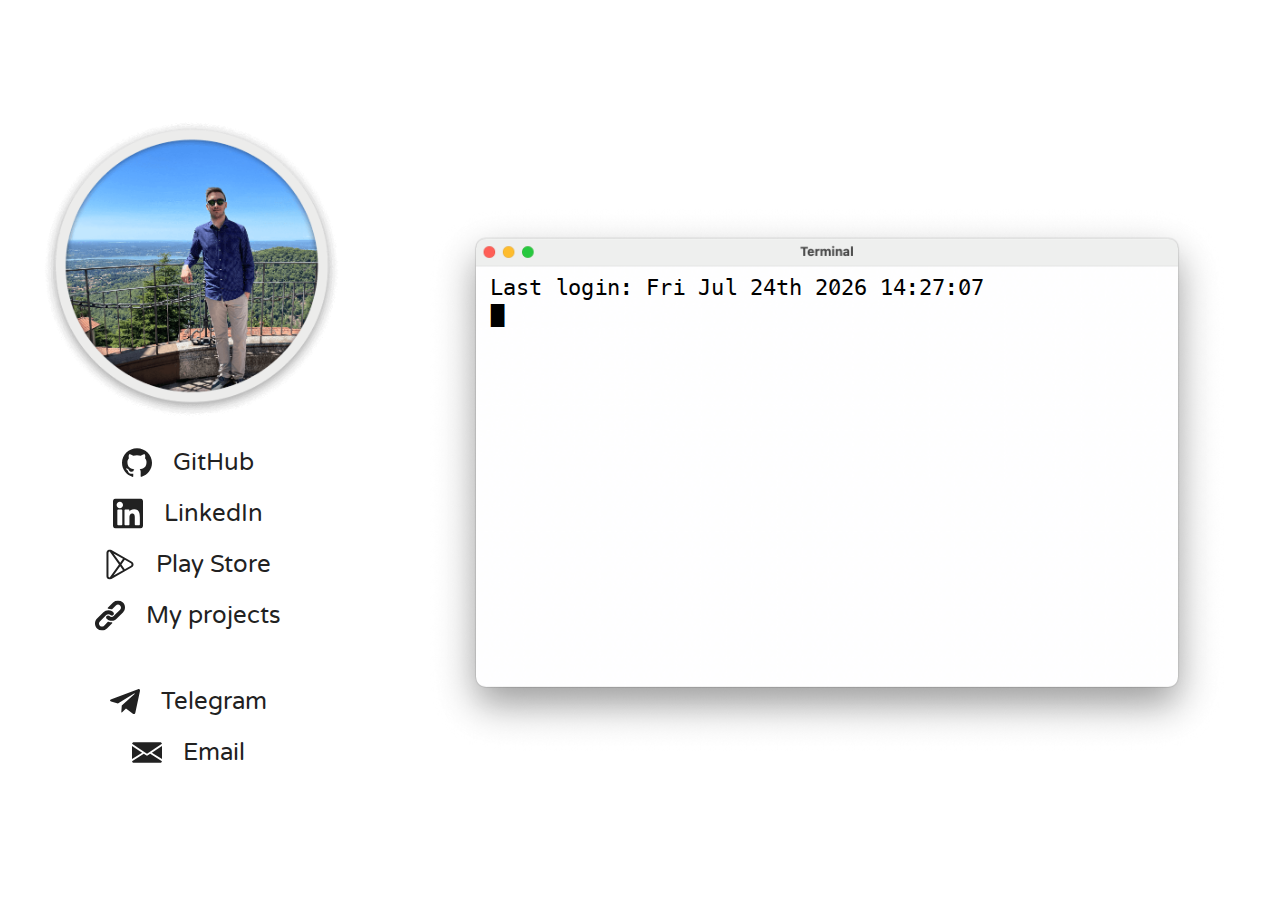
<file: index.html>
<html lang="en">
    <head>
        <title>Francesco Re</title>

        <meta name="viewport" content="width=device-width, initial-scale=1, shrink-to-fit=no">
        <meta charset="utf-8">

        <!-- SEO Meta Tags -->
        <meta name="description" content="Hi! My name is Francesco Re. I study AI/ML Engineering at PoliMi and in my free time I like to develop apps, bots and AIs.">
        <meta name="author" content="Francesco Re">

        <!-- OG Meta Tags to improve the way the post looks when you share the page on LinkedIn, Facebook, Google+ -->
        <meta property="og:site_name" content="Francesco Re" /> <!-- website name -->
        <meta property="og:site" content="https://francescore.dev" /> <!-- website link -->
        <meta property="og:title" content="Resume"/> <!-- title shown in the actual shared post -->
        <meta property="og:description" content="Hi! My name is Francesco Re. I study AI/ML Engineering at PoliMi and in my free time I like to develop apps, bots and AIs." /> <!-- description shown in the actual shared post -->
        <meta property="og:url" content="https://francescore.dev" /> <!-- where do you want your post to link to -->
        <meta property="og:image" content="https://francescore.dev/images/site-image.jpg" />
        <meta property="og:image" content="https://francescore.dev/images/site-image-square.png" />
        <meta property="og:type" content="article" />

        <link rel="shortcut icon" href="/images/favicon.ico" type="image/x-icon" />
        <link rel="apple-touch-icon" href="/images/apple/apple-touch-icon.png" />
        <link rel="apple-touch-icon" sizes="57x57" href="/images/apple/apple-touch-icon-57x57.png" />
        <link rel="apple-touch-icon" sizes="72x72" href="/images/apple/apple-touch-icon-72x72.png" />
        <link rel="apple-touch-icon" sizes="76x76" href="/images/apple/apple-touch-icon-76x76.png" />
        <link rel="apple-touch-icon" sizes="114x114" href="/images/apple/apple-touch-icon-114x114.png" />
        <link rel="apple-touch-icon" sizes="120x120" href="/images/apple/apple-touch-icon-120x120.png" />
        <link rel="apple-touch-icon" sizes="144x144" href="/images/apple/apple-touch-icon-144x144.png" />
        <link rel="apple-touch-icon" sizes="152x152" href="/images/apple/apple-touch-icon-152x152.png" />
        <link rel="apple-touch-icon" sizes="180x180" href="/images/apple/apple-touch-icon-180x180.png" />
        
        <link rel="preconnect" href="https://fonts.gstatic.com"> 
        <link href="https://fonts.googleapis.com/css2?family=Varela+Round&display=swap" rel="stylesheet">
        <link rel="stylesheet" href="css/styles.css">
    </head>
    <body>
        <div id="left-column">
            <div id="info-wrapper">
                <div id="propic"></div>
                <p id="description">Francesco&nbsp;Re<br><i>🎓 AI/ML Engineering at <a href='https://www.polimi.it' target='_blank'>PoliMi</a><br>🧠 I like to develop apps, bots and AIs</i></p>
                <ul id="socials" class="list">
                    <li>
                        <a href="https://github.com/francesco-re-1107" target="_blank">
                            <svg enable-background="new 0 0 24 24" height="512" viewBox="0 0 24 24" width="512" xmlns="http://www.w3.org/2000/svg"><path d="m12 .5c-6.63 0-12 5.28-12 11.792 0 5.211 3.438 9.63 8.205 11.188.6.111.82-.254.82-.567 0-.28-.01-1.022-.015-2.005-3.338.711-4.042-1.582-4.042-1.582-.546-1.361-1.335-1.725-1.335-1.725-1.087-.731.084-.716.084-.716 1.205.082 1.838 1.215 1.838 1.215 1.07 1.803 2.809 1.282 3.495.981.108-.763.417-1.282.76-1.577-2.665-.295-5.466-1.309-5.466-5.827 0-1.287.465-2.339 1.235-3.164-.135-.298-.54-1.497.105-3.121 0 0 1.005-.316 3.3 1.209.96-.262 1.98-.392 3-.398 1.02.006 2.04.136 3 .398 2.28-1.525 3.285-1.209 3.285-1.209.645 1.624.24 2.823.12 3.121.765.825 1.23 1.877 1.23 3.164 0 4.53-2.805 5.527-5.475 5.817.42.354.81 1.077.81 2.182 0 1.578-.015 2.846-.015 3.229 0 .309.21.678.825.56 4.801-1.548 8.236-5.97 8.236-11.173 0-6.512-5.373-11.792-12-11.792z"/></svg>
                            <span>GitHub</span>
                        </a>
                    </li>
                    <li>
                        <a href="https://www.linkedin.com/in/francesco-re1107/" target="_blank">
                            <svg version="1.1" id="Linkedin" xmlns="http://www.w3.org/2000/svg" xmlns:xlink="http://www.w3.org/1999/xlink" x="0px" y="0px"	 viewBox="0 0 382 382" style="enable-background:new 0 0 382 382;" xml:space="preserve"><path d="M347.445,0H34.555C15.471,0,0,15.471,0,34.555v312.889C0,366.529,15.471,382,34.555,382h312.889	C366.529,382,382,366.529,382,347.444V34.555C382,15.471,366.529,0,347.445,0z M118.207,329.844c0,5.554-4.502,10.056-10.056,10.056	H65.345c-5.554,0-10.056-4.502-10.056-10.056V150.403c0-5.554,4.502-10.056,10.056-10.056h42.806	c5.554,0,10.056,4.502,10.056,10.056V329.844z M86.748,123.432c-22.459,0-40.666-18.207-40.666-40.666S64.289,42.1,86.748,42.1	s40.666,18.207,40.666,40.666S109.208,123.432,86.748,123.432z M341.91,330.654c0,5.106-4.14,9.246-9.246,9.246H286.73	c-5.106,0-9.246-4.14-9.246-9.246v-84.168c0-12.556,3.683-55.021-32.813-55.021c-28.309,0-34.051,29.066-35.204,42.11v97.079	c0,5.106-4.139,9.246-9.246,9.246h-44.426c-5.106,0-9.246-4.14-9.246-9.246V149.593c0-5.106,4.14-9.246,9.246-9.246h44.426	c5.106,0,9.246,4.14,9.246,9.246v15.655c10.497-15.753,26.097-27.912,59.312-27.912c73.552,0,73.131,68.716,73.131,106.472	L341.91,330.654L341.91,330.654z"/><g></g><g></g><g></g><g></g><g></g><g></g><g></g><g></g><g></g><g></g><g></g><g></g><g></g><g></g><g></g></svg>
                            <span>LinkedIn</span>
                        </a>
                    </li>
                    <li>
                        <a href="https://play.google.com/store/apps/dev?id=6284374824436038177" target="_blank">
                            <svg version="1.1" id="Play_store" xmlns="http://www.w3.org/2000/svg" xmlns:xlink="http://www.w3.org/1999/xlink" x="0px" y="0px"	 viewBox="0 0 224.993 224.993" style="enable-background:new 0 0 224.993 224.993;" xml:space="preserve"><path d="M201.539,91.023L48.002,3.26C44.271,1.127,40.026,0,35.728,0c-4.354,0-8.646,1.155-12.412,3.34	c-7.6,4.409-12.321,12.606-12.321,21.393V200.26c0,8.786,4.721,16.983,12.319,21.392c3.766,2.187,8.059,3.342,12.413,3.342	c4.296,0,8.541-1.128,12.274-3.261l153.535-87.764c7.686-4.394,12.46-12.621,12.46-21.473S209.224,95.417,201.539,91.023z	 M135.006,70.271l-21.081,29.364L63.5,29.397L135.006,70.271z M34.76,209.908c-1.371-0.133-2.716-0.533-3.917-1.23	c-2.99-1.735-4.848-4.961-4.848-8.418V24.732c0-3.457,1.858-6.683,4.849-8.418c1.197-0.695,2.531-1.109,3.902-1.25l69.946,97.432	L34.76,209.908z M63.5,195.596l50.425-70.239l21.081,29.364L63.5,195.596z M194.094,120.945l-45.996,26.292l-24.941-34.741	l24.941-34.741l45.996,26.292c3.024,1.729,4.903,4.966,4.903,8.449S197.119,119.217,194.094,120.945z"/><g></g><g></g><g></g><g></g><g></g><g></g><g></g><g></g><g></g><g></g><g></g><g></g><g></g><g></g><g></g></svg>
                            <span>Play Store</span>
                        </a>
                    </li>
                    <li>
                        <a href="/apps">
                            <svg version="1.1" id="My_projects" xmlns="http://www.w3.org/2000/svg" xmlns:xlink="http://www.w3.org/1999/xlink" x="0px" y="0px"	 viewBox="0 0 512.092 512.092" style="enable-background:new 0 0 512.092 512.092;" xml:space="preserve"><g>	<g>		<path d="M312.453,199.601c-6.066-6.102-12.792-11.511-20.053-16.128c-19.232-12.315-41.59-18.859-64.427-18.859			c-31.697-0.059-62.106,12.535-84.48,34.987L34.949,308.23c-22.336,22.379-34.89,52.7-34.91,84.318			c-0.042,65.98,53.41,119.501,119.39,119.543c31.648,0.11,62.029-12.424,84.395-34.816l89.6-89.6			c1.628-1.614,2.537-3.816,2.524-6.108c-0.027-4.713-3.87-8.511-8.583-8.484h-3.413c-18.72,0.066-37.273-3.529-54.613-10.581			c-3.195-1.315-6.867-0.573-9.301,1.877l-64.427,64.512c-20.006,20.006-52.442,20.006-72.448,0			c-20.006-20.006-20.006-52.442,0-72.448l108.971-108.885c19.99-19.965,52.373-19.965,72.363,0			c13.472,12.679,34.486,12.679,47.957,0c5.796-5.801,9.31-13.495,9.899-21.675C322.976,216.108,319.371,206.535,312.453,199.601z"			/>	</g></g><g>	<g>		<path d="M477.061,34.993c-46.657-46.657-122.303-46.657-168.96,0l-89.515,89.429c-2.458,2.47-3.167,6.185-1.792,9.387			c1.359,3.211,4.535,5.272,8.021,5.205h3.157c18.698-0.034,37.221,3.589,54.528,10.667c3.195,1.315,6.867,0.573,9.301-1.877			l64.256-64.171c20.006-20.006,52.442-20.006,72.448,0c20.006,20.006,20.006,52.442,0,72.448l-80.043,79.957l-0.683,0.768			l-27.989,27.819c-19.99,19.965-52.373,19.965-72.363,0c-13.472-12.679-34.486-12.679-47.957,0			c-5.833,5.845-9.35,13.606-9.899,21.845c-0.624,9.775,2.981,19.348,9.899,26.283c9.877,9.919,21.433,18.008,34.133,23.893			c1.792,0.853,3.584,1.536,5.376,2.304c1.792,0.768,3.669,1.365,5.461,2.048c1.792,0.683,3.669,1.28,5.461,1.792l5.035,1.365			c3.413,0.853,6.827,1.536,10.325,2.133c4.214,0.626,8.458,1.025,12.715,1.195h5.973h0.512l5.12-0.597			c1.877-0.085,3.84-0.512,6.059-0.512h2.901l5.888-0.853l2.731-0.512l4.949-1.024h0.939c20.961-5.265,40.101-16.118,55.381-31.403			l108.629-108.629C523.718,157.296,523.718,81.65,477.061,34.993z"/>	</g></g><g></g><g></g><g></g><g></g><g></g><g></g><g></g><g></g><g></g><g></g><g></g><g></g><g></g><g></g><g></g></svg>
                            <span>My projects</span>
                        </a>
                    </li>
                </ul>
                <ul id="contacts" class="list">
                    <li>
                        <a href="https://t.me/FrancescoRe" target="_blank">
                            <svg id="Bold" enable-background="new 0 0 24 24" height="512" viewBox="0 0 24 24" width="512" xmlns="http://www.w3.org/2000/svg"><path d="m9.417 15.181-.397 5.584c.568 0 .814-.244 1.109-.537l2.663-2.545 5.518 4.041c1.012.564 1.725.267 1.998-.931l3.622-16.972.001-.001c.321-1.496-.541-2.081-1.527-1.714l-21.29 8.151c-1.453.564-1.431 1.374-.247 1.741l5.443 1.693 12.643-7.911c.595-.394 1.136-.176.691.218z"/></svg>
                            <span>Telegram</span>
                        </a>
                    </li>
                    <li>
                        <a href="mailto:francesco.re1107+website@gmail.com" target="_blank">
                            <svg version="1.1" id="Email" xmlns="http://www.w3.org/2000/svg" xmlns:xlink="http://www.w3.org/1999/xlink" x="0px" y="0px"	 viewBox="0 0 512 512" style="enable-background:new 0 0 512 512;" xml:space="preserve"><g>	<g>		<polygon points="339.392,258.624 512,367.744 512,144.896 		"/>	</g></g><g>	<g>		<polygon points="0,144.896 0,367.744 172.608,258.624 		"/>	</g></g><g>	<g>		<path d="M480,80H32C16.032,80,3.36,91.904,0.96,107.232L256,275.264l255.04-168.032C508.64,91.904,495.968,80,480,80z"/>	</g></g><g>	<g>		<path d="M310.08,277.952l-45.28,29.824c-2.688,1.76-5.728,2.624-8.8,2.624c-3.072,0-6.112-0.864-8.8-2.624l-45.28-29.856			L1.024,404.992C3.488,420.192,16.096,432,32,432h448c15.904,0,28.512-11.808,30.976-27.008L310.08,277.952z"/>	</g></g><g></g><g></g><g></g><g></g><g></g><g></g><g></g><g></g><g></g><g></g><g></g><g></g><g></g><g></g><g></g></svg>
                            <span>Email</span>
                        </a>
                    </li>
                </ul>
            </div>
        </div>
        <div id="right-column">
            <div id="console-wrapper">
                <div id="console">
                    <noscript>
                        Please enable JavaScript for the best experience.<br><br>
                        $ whoami
                        <br><br>
                        Hi👋<br>
                        My name is <strong>Francesco&nbsp;Re</strong>.<br>
                        I study <strong>AI/ML Engineering</strong> at <a href='https://www.polimi.it' target='_blank'>PoliMi</a> and in my free time I like to develop apps, bots and AIs.<br><br>$ &block;
                    </noscript>
                </div>
            </div>
        </div>
    </body>

    <!-- Load scripts-->
    <script src="js/typewriter.js"></script>
    <script src="js/moment.min.js"></script>
    <script src="js/scripts.js"></script>
    
    <!-- Cloudflare Web Analytics -->
    <script defer src='https://static.cloudflareinsights.com/beacon.min.js' data-cf-beacon='{"token": "2f0a3bb49f48463c8b80f3141f5d9e54"}'></script>
    <!-- End Cloudflare Web Analytics -->
</html>
</file>
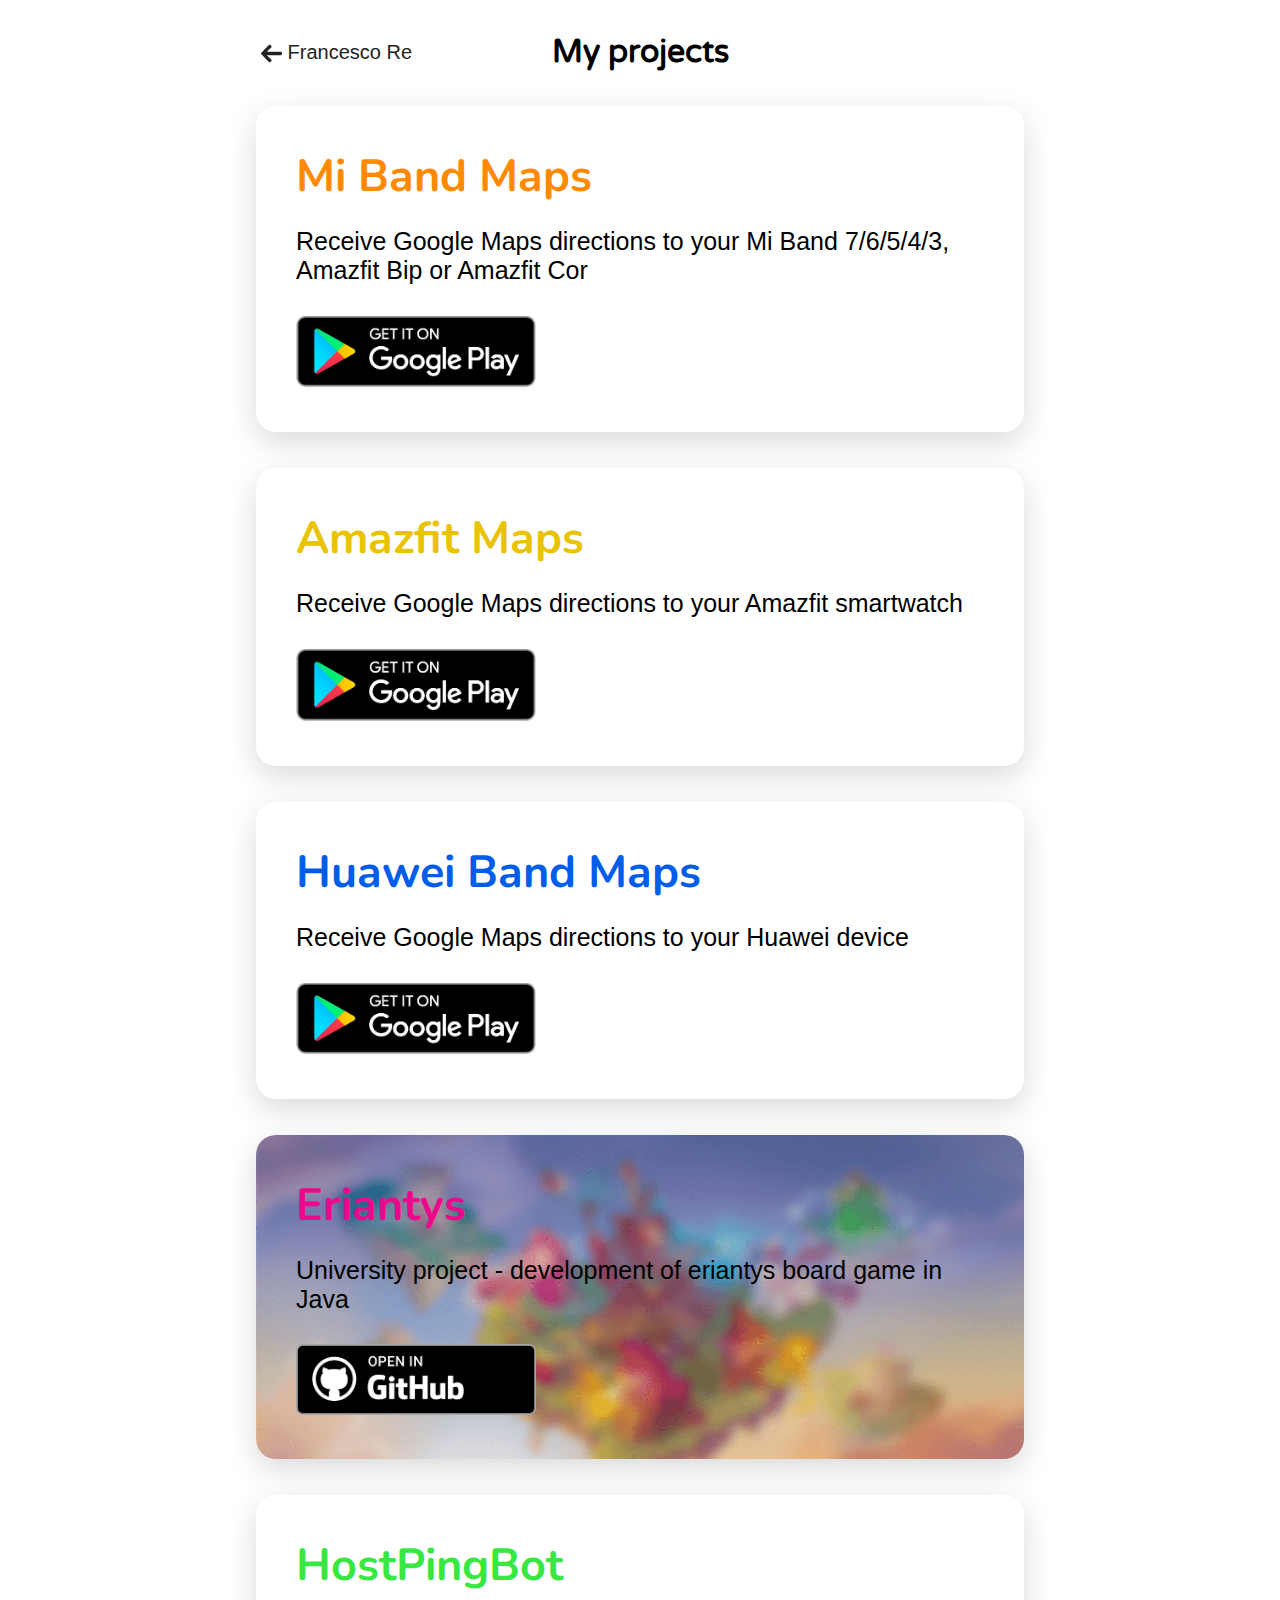
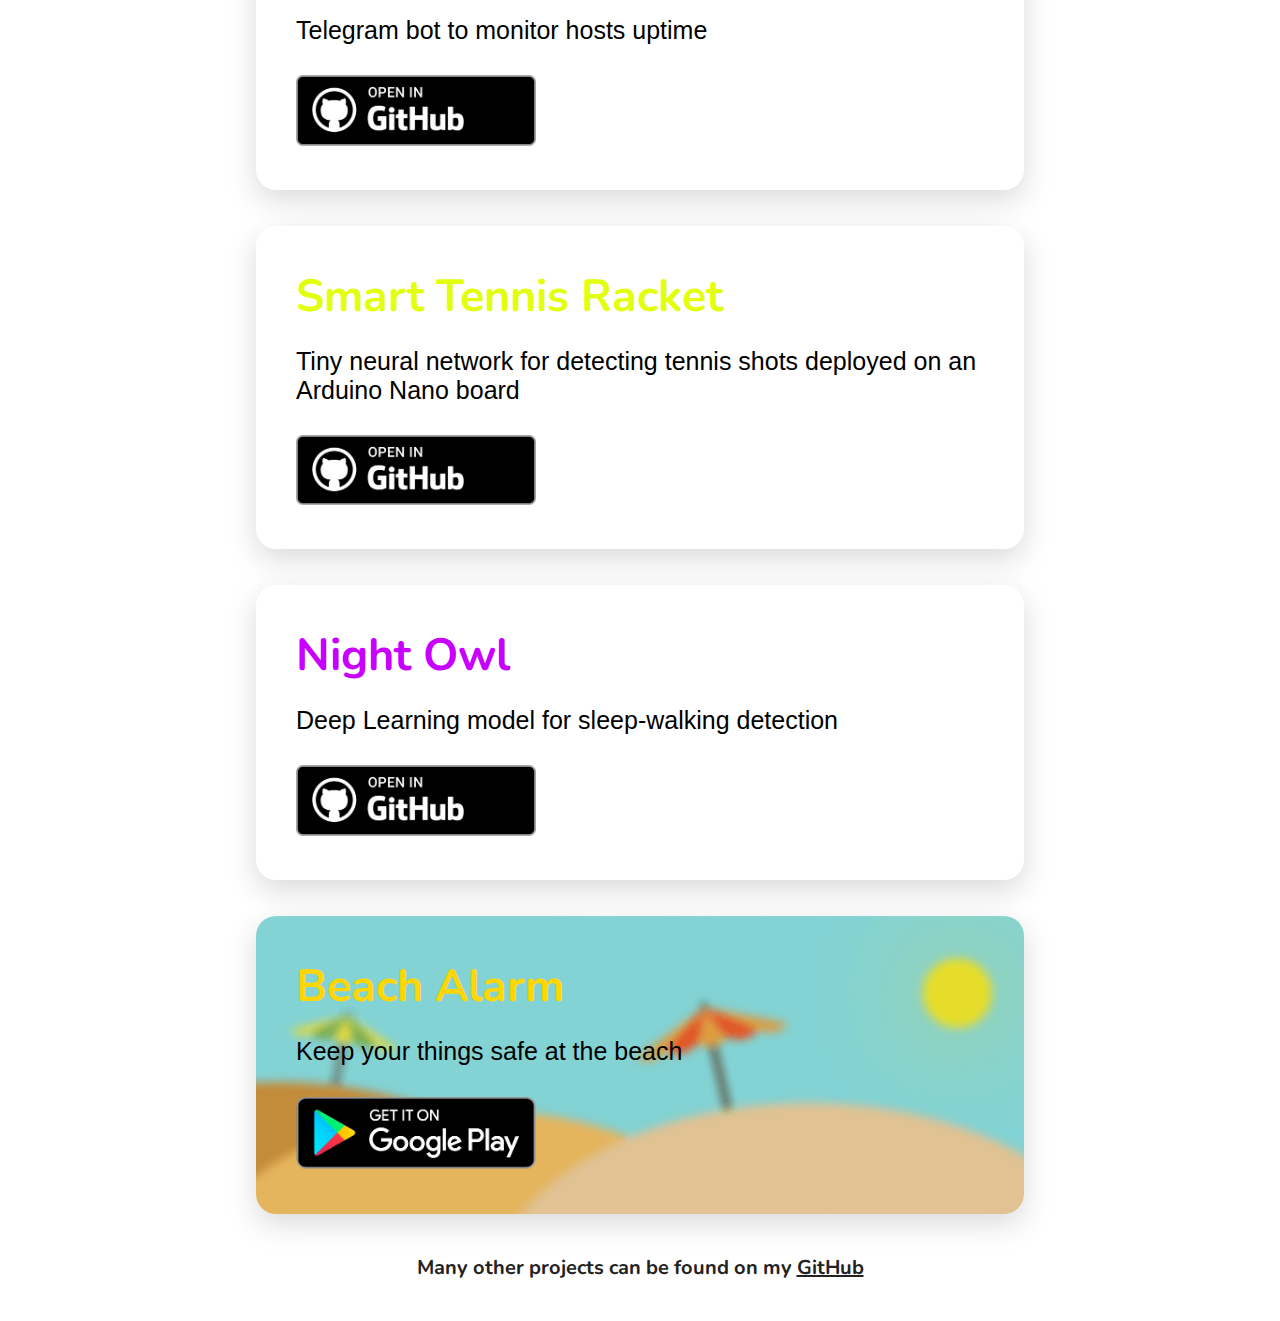
<file: apps/index.html>
<!DOCTYPE html>
<html lang="en">
    <head>
        <meta charset="utf-8">
        <meta name="viewport" content="width=device-width, initial-scale=1, shrink-to-fit=no">

        <!-- SEO Meta Tags -->
        <meta name="description" content="Hi! My name is Francesco Re. I study AI/ML Engineering at PoliMi and in my free time I like to develop apps, bots and AIs.">
        <meta name="author" content="Francesco Re">

        <!-- OG Meta Tags to improve the way the post looks when you share the page on LinkedIn, Facebook, Google+ -->
        <meta property="og:site_name" content="Francesco Re" /> <!-- website name -->
        <meta property="og:site" content="https://francescore.dev" /> <!-- website link -->
        <meta property="og:title" content="Projects - Francesco Re"/> <!-- title shown in the actual shared post -->
        <meta property="og:description" content="Hi! My name is Francesco Re. I study AI/ML Engineering at PoliMi and in my free time I like to develop apps, bots and AIs." /> <!-- description shown in the actual shared post -->
        <meta property="og:url" content="https://francescore.dev/apps" /> <!-- where do you want your post to link to -->
        <meta property="og:image" content="https://francescore.dev/images/site-image.jpg" />
        <meta property="og:image" content="https://francescore.dev/images/site-image-square.png" />
        <meta property="og:type" content="article" />

        <!-- Website Title -->
        <title>Projects - Francesco Re</title>

        <!-- Favicons -->
        <link rel="shortcut icon" href="/images/favicon.ico" type="image/x-icon" />
        <link rel="apple-touch-icon" href="/images/apple/apple-touch-icon.png" />
        <link rel="apple-touch-icon" sizes="57x57" href="/images/apple/apple-touch-icon-57x57.png" />
        <link rel="apple-touch-icon" sizes="72x72" href="/images/apple/apple-touch-icon-72x72.png" />
        <link rel="apple-touch-icon" sizes="76x76" href="/images/apple/apple-touch-icon-76x76.png" />
        <link rel="apple-touch-icon" sizes="114x114" href="/images/apple/apple-touch-icon-114x114.png" />
        <link rel="apple-touch-icon" sizes="120x120" href="/images/apple/apple-touch-icon-120x120.png" />
        <link rel="apple-touch-icon" sizes="144x144" href="/images/apple/apple-touch-icon-144x144.png" />
        <link rel="apple-touch-icon" sizes="152x152" href="/images/apple/apple-touch-icon-152x152.png" />
        <link rel="apple-touch-icon" sizes="180x180" href="/images/apple/apple-touch-icon-180x180.png" />

        <!-- Fonts -->
        <link rel="preconnect" href="https://fonts.gstatic.com"> 
        <link href="https://fonts.googleapis.com/css2?family=Varela+Round&display=swap" rel="stylesheet">
        <link href="https://fonts.googleapis.com/css2?family=Nunito:wght@300;400;600;700&display=swap" rel="stylesheet">

        <!-- Styles -->
        <link href="css/styles.css" rel="stylesheet">
        <!-- Disable HTML back button by default -->
        <style> #back-button-html {display: none;} </style>
        <!-- If javascript disabled then enable HTML back button -->
        <noscript>
            <style>
                #back-button-html {display: inline;}
                #back-button-javascript {display: none;}
            </style>
        </noscript>
    </head>
    <body>
        <div class="header">
            <a id="back-button-javascript" href="javascript:history.back()">
                <svg version="1.1" id="Back_button_javascript" xmlns="http://www.w3.org/2000/svg" xmlns:xlink="http://www.w3.org/1999/xlink" x="0px" y="0px"	 viewBox="0 0 492 492" style="enable-background:new 0 0 492 492;" xml:space="preserve"><g>	<g>		<path d="M464.344,207.418l0.768,0.168H135.888l103.496-103.724c5.068-5.064,7.848-11.924,7.848-19.124			c0-7.2-2.78-14.012-7.848-19.088L223.28,49.538c-5.064-5.064-11.812-7.864-19.008-7.864c-7.2,0-13.952,2.78-19.016,7.844			L7.844,226.914C2.76,231.998-0.02,238.77,0,245.974c-0.02,7.244,2.76,14.02,7.844,19.096l177.412,177.412			c5.064,5.06,11.812,7.844,19.016,7.844c7.196,0,13.944-2.788,19.008-7.844l16.104-16.112c5.068-5.056,7.848-11.808,7.848-19.008			c0-7.196-2.78-13.592-7.848-18.652L134.72,284.406h329.992c14.828,0,27.288-12.78,27.288-27.6v-22.788			C492,219.198,479.172,207.418,464.344,207.418z"/>	</g></g><g></g><g></g><g></g><g></g><g></g><g></g><g></g><g></g><g></g><g></g><g></g><g></g><g></g><g></g><g></g></svg>
                <span>Francesco Re</span>
            </a>
            <a id="back-button-html" href="/">
                <svg version="1.1" id="Back_button_html" xmlns="http://www.w3.org/2000/svg" xmlns:xlink="http://www.w3.org/1999/xlink" x="0px" y="0px"	 viewBox="0 0 492 492" style="enable-background:new 0 0 492 492;" xml:space="preserve"><g>	<g>		<path d="M464.344,207.418l0.768,0.168H135.888l103.496-103.724c5.068-5.064,7.848-11.924,7.848-19.124			c0-7.2-2.78-14.012-7.848-19.088L223.28,49.538c-5.064-5.064-11.812-7.864-19.008-7.864c-7.2,0-13.952,2.78-19.016,7.844			L7.844,226.914C2.76,231.998-0.02,238.77,0,245.974c-0.02,7.244,2.76,14.02,7.844,19.096l177.412,177.412			c5.064,5.06,11.812,7.844,19.016,7.844c7.196,0,13.944-2.788,19.008-7.844l16.104-16.112c5.068-5.056,7.848-11.808,7.848-19.008			c0-7.196-2.78-13.592-7.848-18.652L134.72,284.406h329.992c14.828,0,27.288-12.78,27.288-27.6v-22.788			C492,219.198,479.172,207.418,464.344,207.418z"/>	</g></g><g></g><g></g><g></g><g></g><g></g><g></g><g></g><g></g><g></g><g></g><g></g><g></g><g></g><g></g><g></g></svg>
                <span>Francesco Re</span>
            </a>
            <h1>My projects</h1>
        </div>
        <div class="row">
            <a href="mibandmaps">
                <div class="basic-card mibandmaps">
                    <h2 class="card-title">Mi Band Maps</h2>
                    <h4 class="card-text">Receive Google Maps directions to your Mi&nbsp;Band&nbsp;7/6/5/4/3, Amazfit&nbsp;Bip or Amazfit&nbsp;Cor</h4>
                    <a href='https://play.google.com/store/apps/details?id=com.re.mibandmaps'><img class="google-play-button" alt='Get it on Google Play' src='images/google-play-badge.png'/></a>
                </div>
            </a>
        </div>
        <div class="row">
            <a href="amazfitmaps">
                <div class="basic-card amazfitmaps">
                    <h2 class="card-title">Amazfit Maps</h2>
                    <h4 class="card-text">Receive Google Maps directions to your Amazfit smartwatch</h4>
                    <a href='https://play.google.com/store/apps/details?id=com.re.amazfitmaps'><img class="google-play-button" alt='Get it on Google Play' src='images/google-play-badge.png'/></a>
                </div>
            </a>
        </div>
        <div class="row">
            <a href="huaweibandmaps">
                <div class="basic-card huaweibandmaps">
                    <h2 class="card-title">Huawei Band Maps</h2>
                    <h4 class="card-text">Receive Google Maps directions to your Huawei device</h4>
                    <a href='https://play.google.com/store/apps/details?id=com.re.huaweibandmaps'><img class="google-play-button" alt='Get it on Google Play' src='images/google-play-badge.png'/></a>
                </div>
            </a>
        </div>
        <div class="row">
            <div class="imaged-card eriantys">
                <h2 class="card-title">Eriantys</h2>
                <h4 class="card-text">University project - development of eriantys board game in Java</h4>
                <a href='https://github.com/francesco-re-1107/ing-sw-2022-re-scopacasa-zappa'><img class="github-button" alt='Open in GitHub' src='images/github-badge.png'/></a>
            </div>
        </div>
        <div class="row">
            <div class="basic-card hostpingbot">
                <h2 class="card-title">HostPingBot</h2>
                <h4 class="card-text">Telegram bot to monitor hosts uptime</h4>
                <a href='https://github.com/francesco-re-1107/HostPingBot'><img class="github-button" alt='Open in GitHub' src='images/github-badge.png'/></a>
            </div>
        </div>
        <div class="row">
            <div class="basic-card smarttennisracket">
                <h2 class="card-title">Smart Tennis Racket</h2>
                <h4 class="card-text">Tiny neural network for detecting tennis shots deployed on an Arduino Nano board</h4>
                <a href='https://github.com/Fexcatta/SmartTennisRacket'><img class="github-button" alt='Open in GitHub' src='images/github-badge.png'/></a>
            </div>
        </div>
        <div class="row">
            <div class="basic-card nightowl">
                <h2 class="card-title">Night Owl</h2>
                <h4 class="card-text">Deep Learning model for sleep-walking detection</h4>
                <a href='https://github.com/francesco-re-1107/NightOwl'><img class="github-button" alt='Open in GitHub' src='images/github-badge.png'/></a>
            </div>
        </div>
        <div class="row">
            <div class="imaged-card beachalarm">
                <h2 class="card-title">Beach Alarm</h2>
                <h4 class="card-text">Keep your things safe at the beach</h4>
                <a href='https://play.google.com/store/apps/details?id=com.re.beachalarm'><img class="google-play-button" alt='Get it on Google Play' src='images/google-play-badge.png'/></a>
            </div>
        </div>

        <h3 class="other-projects">Many other projects can be found on my <a href="https://github.com/francesco-re-1107">GitHub</a></h3>

        <!-- Cloudflare Web Analytics -->
        <script defer src='https://static.cloudflareinsights.com/beacon.min.js' data-cf-beacon='{"token": "2f0a3bb49f48463c8b80f3141f5d9e54"}'></script>
        <!-- End Cloudflare Web Analytics -->
    </body>
</html>
</file>
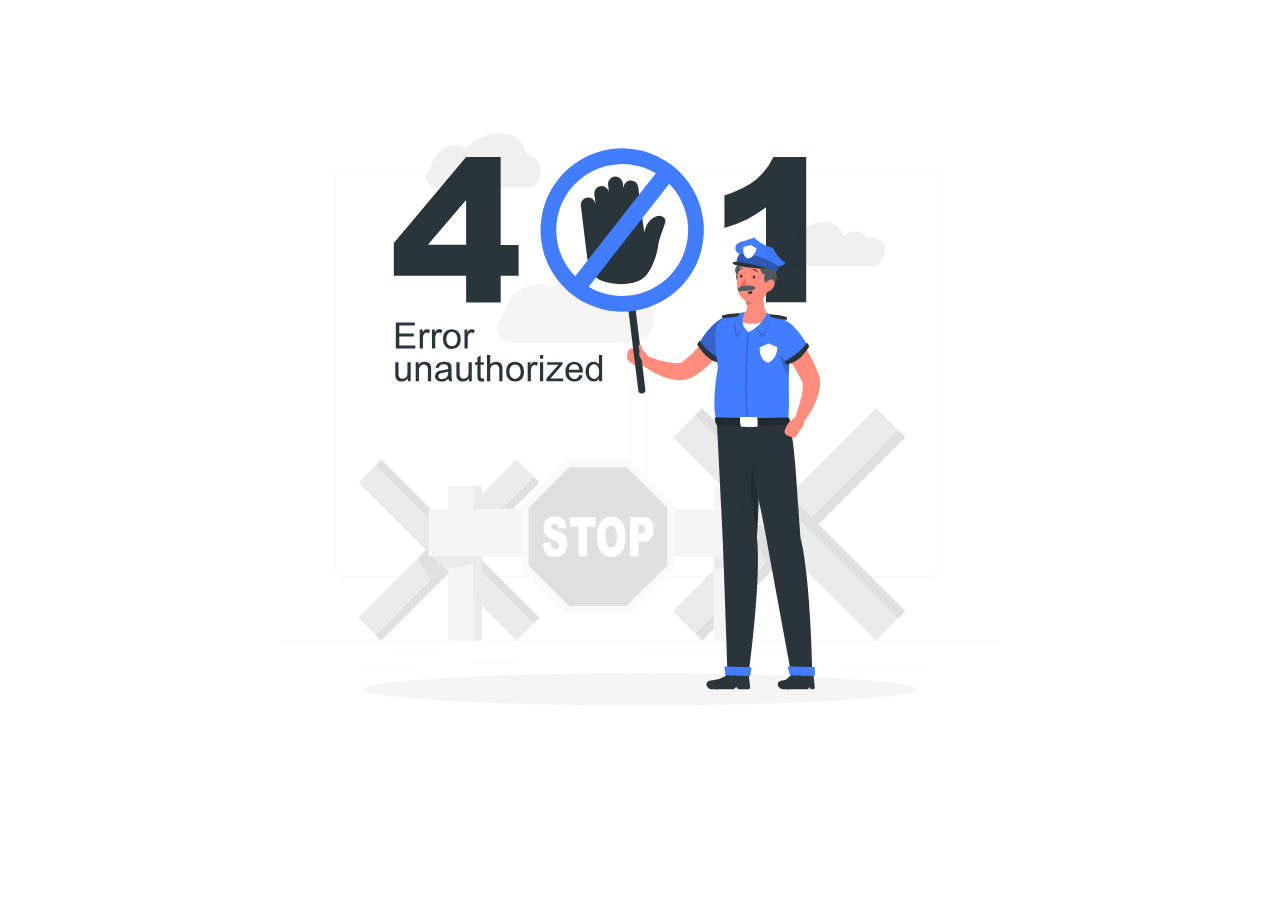
<file: access_denied.html>
<html>
    <head>
        <title>Access denied</title>
        <link rel="shortcut icon" href="/favicon.ico" type="image/x-icon" />
        <link rel="apple-touch-icon" href="/apple-touch-icon.png" />
        <link rel="apple-touch-icon" sizes="57x57" href="/apple-touch-icon-57x57.png" />
        <link rel="apple-touch-icon" sizes="72x72" href="/apple-touch-icon-72x72.png" />
        <link rel="apple-touch-icon" sizes="76x76" href="/apple-touch-icon-76x76.png" />
        <link rel="apple-touch-icon" sizes="114x114" href="/apple-touch-icon-114x114.png" />
        <link rel="apple-touch-icon" sizes="120x120" href="/apple-touch-icon-120x120.png" />
        <link rel="apple-touch-icon" sizes="144x144" href="/apple-touch-icon-144x144.png" />
        <link rel="apple-touch-icon" sizes="152x152" href="/apple-touch-icon-152x152.png" />
        <link rel="apple-touch-icon" sizes="180x180" href="/apple-touch-icon-180x180.png" />
        <style>
            img{
                width: auto;
                max-width: 80vh;
                padding-top: 10vh;
                padding-bottom: 10vh;
            }
            body{
                text-align: center;
                margin: 0;
            }
        </style>
        <meta name="viewport" content="width=device-width, initial-scale=1.0">
    </head>
    <body>
        <img src="401.svg" alt="Access denied">
    </body>
</html>
</file>
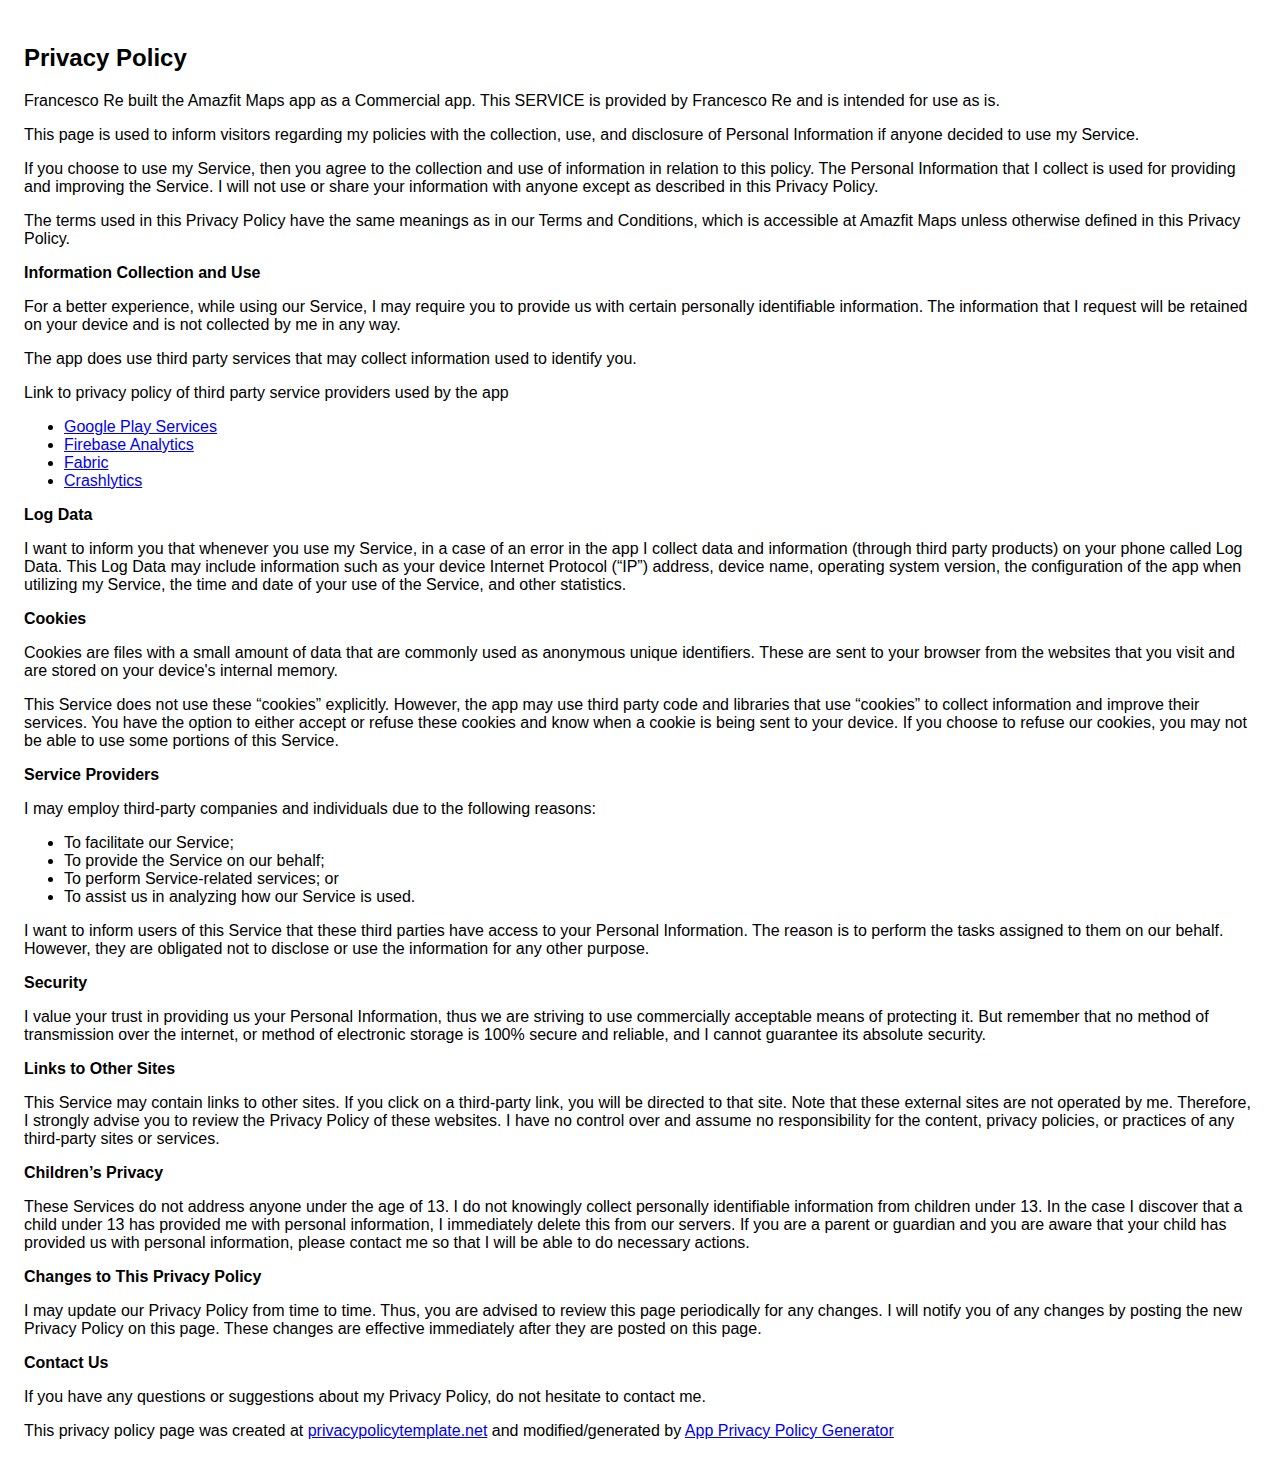
<file: apps/amazfitmaps/privacy_policy.html>
<!DOCTYPE html>
    <html>
    <head>
      <meta charset='utf-8'>
      <meta name='viewport' content='width=device-width'>
      <title>Privacy Policy</title>
      <style> body { font-family: 'Helvetica Neue', Helvetica, Arial, sans-serif; padding:1em; } </style>
    </head>
    <body>
    <h2>Privacy Policy</h2> <p> Francesco Re built the Amazfit Maps app as a Commercial app. This SERVICE is provided by
                    Francesco Re  and is intended for use as is.
                  </p> <p>This page is used to inform visitors regarding my policies with the collection, use, and disclosure
                    of Personal Information if anyone decided to use my Service.
                  </p> <p>If you choose to use my Service, then you agree to the collection and use of information in
                    relation to this policy. The Personal Information that I collect is used for providing and improving
                    the Service. I will not use or share your information with anyone except as described
                    in this Privacy Policy.
                  </p> <p>The terms used in this Privacy Policy have the same meanings as in our Terms and Conditions, which is
                    accessible at Amazfit Maps unless otherwise defined in this Privacy Policy.
                  </p> <p><strong>Information Collection and Use</strong></p> <p>For a better experience, while using our Service, I may require you to provide us with certain
                    personally identifiable information. The information that I request will be retained on your device and is not collected by me in any way.
                  </p> <p>The app does use third party services that may collect information used to identify you.</p> <div><p>Link to privacy policy of third party service providers used by the app</p> <ul><li><a href="https://www.google.com/policies/privacy/" target="_blank">Google Play Services</a></li><!----><li><a href="https://firebase.google.com/policies/analytics" target="_blank">Firebase Analytics</a></li><!----><li><a href="https://fabric.io/privacy" target="_blank">Fabric</a></li><li><a href="http://try.crashlytics.com/terms/privacy-policy.pdf" target="_blank">Crashlytics</a></li><!----><!----></ul></div> <p><strong>Log Data</strong></p> <p> I want to inform you that whenever you use my Service, in a case of
                    an error in the app I collect data and information (through third party products) on your phone
                    called Log Data. This Log Data may include information such as your device Internet Protocol (“IP”) address,
                    device name, operating system version, the configuration of the app when utilizing my Service,
                    the time and date of your use of the Service, and other statistics.
                  </p> <p><strong>Cookies</strong></p> <p>Cookies are files with a small amount of data that are commonly used as anonymous unique identifiers.
                    These are sent to your browser from the websites that you visit and are stored on your device's internal
                    memory.
                  </p> <p>This Service does not use these “cookies” explicitly. However, the app may use third party code and
                    libraries that use “cookies” to collect information and improve their services. You have the option to
                    either accept or refuse these cookies and know when a cookie is being sent to your device. If you choose
                    to refuse our cookies, you may not be able to use some portions of this Service.
                  </p> <p><strong>Service Providers</strong></p> <p> I may employ third-party companies and individuals due to the following reasons:</p> <ul><li>To facilitate our Service;</li> <li>To provide the Service on our behalf;</li> <li>To perform Service-related services; or</li> <li>To assist us in analyzing how our Service is used.</li></ul> <p> I want to inform users of this Service that these third parties have access to
                    your Personal Information. The reason is to perform the tasks assigned to them on our behalf. However,
                    they are obligated not to disclose or use the information for any other purpose.
                  </p> <p><strong>Security</strong></p> <p> I value your trust in providing us your Personal Information, thus we are striving
                    to use commercially acceptable means of protecting it. But remember that no method of transmission over
                    the internet, or method of electronic storage is 100% secure and reliable, and I cannot guarantee
                    its absolute security.
                  </p> <p><strong>Links to Other Sites</strong></p> <p>This Service may contain links to other sites. If you click on a third-party link, you will be directed
                    to that site. Note that these external sites are not operated by me. Therefore, I strongly
                    advise you to review the Privacy Policy of these websites. I have no control over
                    and assume no responsibility for the content, privacy policies, or practices of any third-party sites
                    or services.
                  </p> <p><strong>Children’s Privacy</strong></p> <p>These Services do not address anyone under the age of 13. I do not knowingly collect
                    personally identifiable information from children under 13. In the case I discover that a child
                    under 13 has provided me with personal information, I immediately delete this from
                    our servers. If you are a parent or guardian and you are aware that your child has provided us with personal
                    information, please contact me so that I will be able to do necessary actions.
                  </p> <p><strong>Changes to This Privacy Policy</strong></p> <p> I may update our Privacy Policy from time to time. Thus, you are advised to review
                    this page periodically for any changes. I will notify you of any changes by posting
                    the new Privacy Policy on this page. These changes are effective immediately after they are posted on
                    this page.
                  </p> <p><strong>Contact Us</strong></p> <p>If you have any questions or suggestions about my Privacy Policy, do not hesitate to contact
                    me.
                  </p> <p>This privacy policy page was created at <a href="https://privacypolicytemplate.net" target="_blank">privacypolicytemplate.net</a>
                    and modified/generated by <a href="https://app-privacy-policy-generator.firebaseapp.com/" target="_blank">App
                      Privacy Policy Generator</a></p>
    </body>
    </html>
</file>
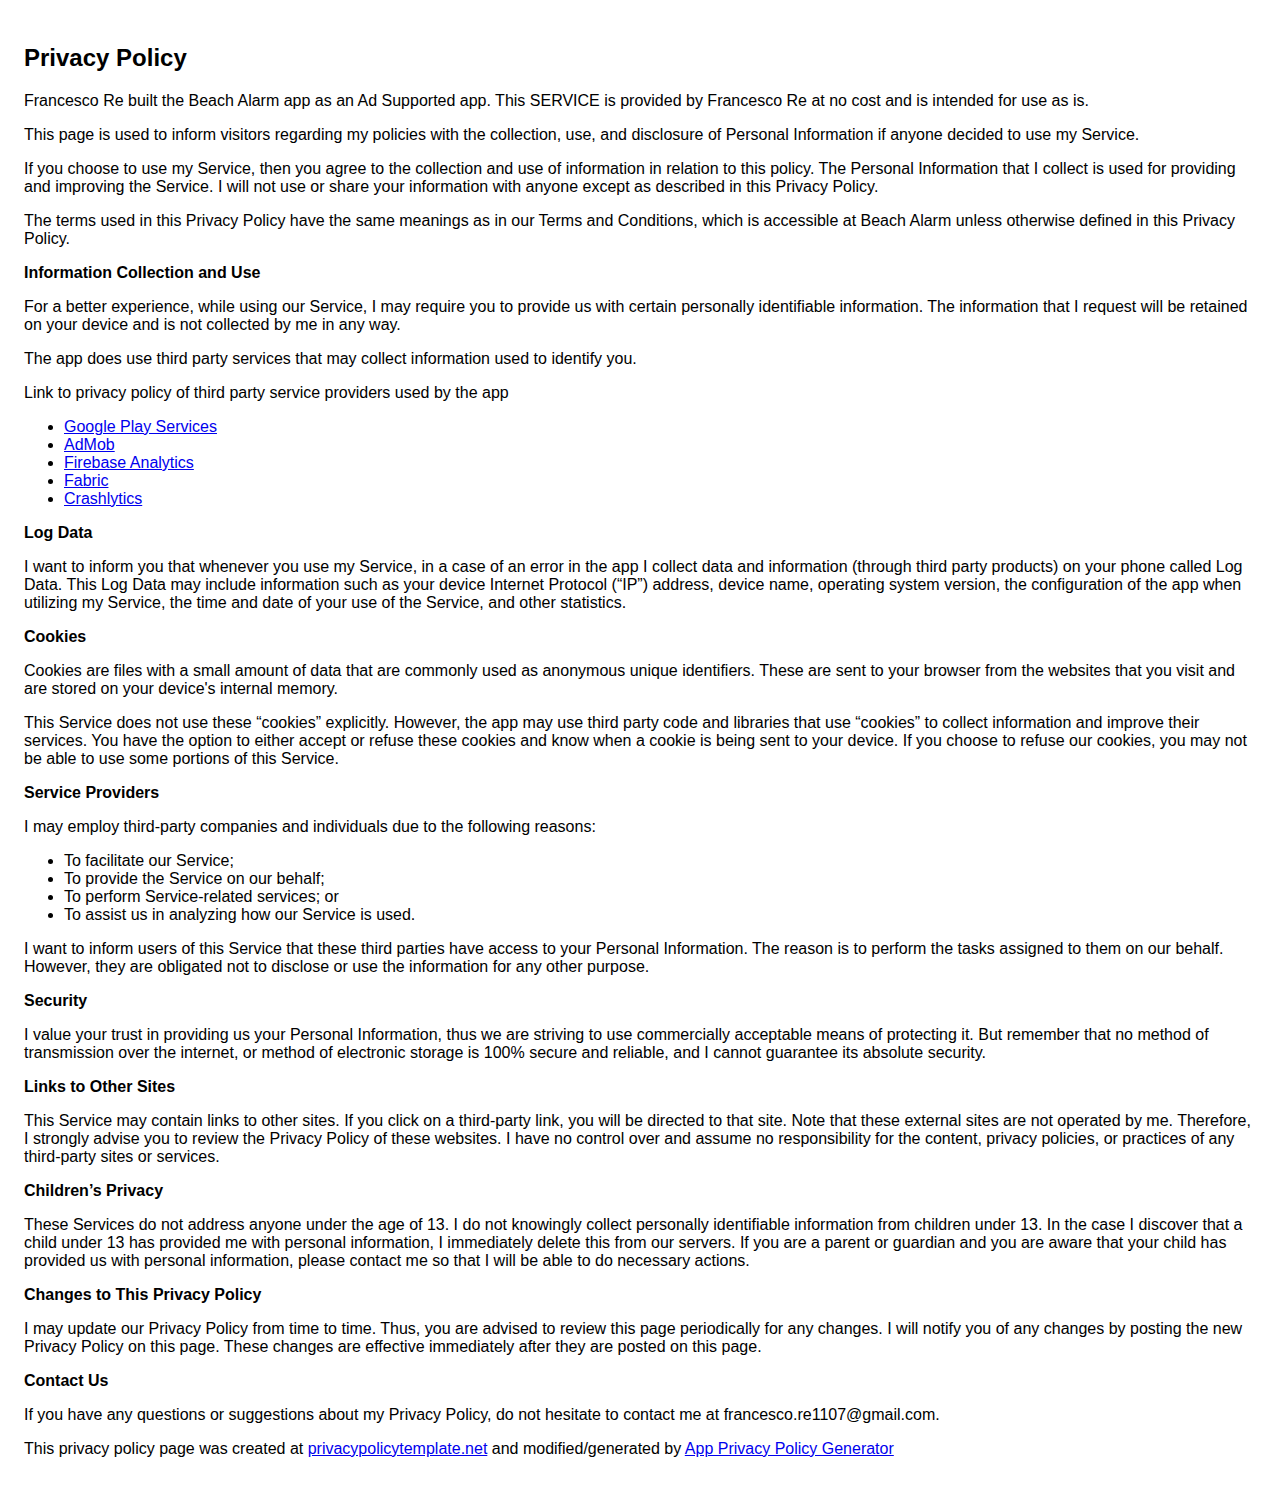
<file: apps/beachalarm/privacy.html>
<!DOCTYPE html>
    <html>
    <head>
      <meta charset='utf-8'>
      <meta name='viewport' content='width=device-width'>
      <title>Privacy Policy</title>
      <style> body { font-family: 'Helvetica Neue', Helvetica, Arial, sans-serif; padding:1em; } </style>
    </head>
    <body>
    <h2>Privacy Policy</h2> <p>
                    Francesco Re built the Beach Alarm app as
                    an Ad Supported app. This SERVICE is provided by
                    Francesco Re at no cost and is intended for
                    use as is.
                  </p> <p>
                    This page is used to inform visitors regarding
                    my policies with the collection, use, and
                    disclosure of Personal Information if anyone decided to use
                    my Service.
                  </p> <p>
                    If you choose to use my Service, then you agree
                    to the collection and use of information in relation to this
                    policy. The Personal Information that I collect is
                    used for providing and improving the Service.
                    I will not use or share your
                    information with anyone except as described in this Privacy
                    Policy.
                  </p> <p>
                    The terms used in this Privacy Policy have the same meanings
                    as in our Terms and Conditions, which is accessible at
                    Beach Alarm unless otherwise defined in this Privacy
                    Policy.
                  </p> <p><strong>Information Collection and Use</strong></p> <p>
                    For a better experience, while using our Service,
                    I may require you to provide us with certain
                    personally identifiable information. The
                    information that I request will be
                    retained on your device and is not collected by me in any way.
                  </p> <p>
                    The app does use third party services that may collect
                    information used to identify you.
                  </p> <div><p>
                      Link to privacy policy of third party service providers
                      used by the app
                    </p> <ul><li><a href="https://www.google.com/policies/privacy/" target="_blank">Google Play Services</a></li><li><a href="https://support.google.com/admob/answer/6128543?hl=en" target="_blank">AdMob</a></li><li><a href="https://firebase.google.com/policies/analytics" target="_blank">Firebase Analytics</a></li><!----><li><a href="https://fabric.io/privacy" target="_blank">Fabric</a></li><li><a href="http://try.crashlytics.com/terms/privacy-policy.pdf" target="_blank">Crashlytics</a></li><!----><!----><!----><!----><!----><!----><!----><!----></ul></div> <p><strong>Log Data</strong></p> <p>
                    I want to inform you that whenever
                    you use my Service, in a case of an error in the
                    app I collect data and information (through third
                    party products) on your phone called Log Data. This Log Data
                    may include information such as your device Internet
                    Protocol (“IP”) address, device name, operating system
                    version, the configuration of the app when utilizing
                    my Service, the time and date of your use of the
                    Service, and other statistics.
                  </p> <p><strong>Cookies</strong></p> <p>
                    Cookies are files with a small amount of data that are
                    commonly used as anonymous unique identifiers. These are
                    sent to your browser from the websites that you visit and
                    are stored on your device's internal memory.
                  </p> <p>
                    This Service does not use these “cookies” explicitly.
                    However, the app may use third party code and libraries that
                    use “cookies” to collect information and improve their
                    services. You have the option to either accept or refuse
                    these cookies and know when a cookie is being sent to your
                    device. If you choose to refuse our cookies, you may not be
                    able to use some portions of this Service.
                  </p> <p><strong>Service Providers</strong></p> <p>
                    I may employ third-party companies
                    and individuals due to the following reasons:
                  </p> <ul><li>To facilitate our Service;</li> <li>To provide the Service on our behalf;</li> <li>To perform Service-related services; or</li> <li>To assist us in analyzing how our Service is used.</li></ul> <p>
                    I want to inform users of this
                    Service that these third parties have access to your
                    Personal Information. The reason is to perform the tasks
                    assigned to them on our behalf. However, they are obligated
                    not to disclose or use the information for any other
                    purpose.
                  </p> <p><strong>Security</strong></p> <p>
                    I value your trust in providing us
                    your Personal Information, thus we are striving to use
                    commercially acceptable means of protecting it. But remember
                    that no method of transmission over the internet, or method
                    of electronic storage is 100% secure and reliable, and
                    I cannot guarantee its absolute security.
                  </p> <p><strong>Links to Other Sites</strong></p> <p>
                    This Service may contain links to other sites. If you click
                    on a third-party link, you will be directed to that site.
                    Note that these external sites are not operated by
                    me. Therefore, I strongly advise you to
                    review the Privacy Policy of these websites.
                    I have no control over and assume no
                    responsibility for the content, privacy policies, or
                    practices of any third-party sites or services.
                  </p> <p><strong>Children’s Privacy</strong></p> <p>
                    These Services do not address anyone under the age of 13.
                    I do not knowingly collect personally
                    identifiable information from children under 13. In the case
                    I discover that a child under 13 has provided
                    me with personal information,
                    I immediately delete this from our servers. If you
                    are a parent or guardian and you are aware that your child
                    has provided us with personal information, please contact
                    me so that I will be able to do
                    necessary actions.
                  </p> <p><strong>Changes to This Privacy Policy</strong></p> <p>
                    I may update our Privacy Policy from
                    time to time. Thus, you are advised to review this page
                    periodically for any changes. I will
                    notify you of any changes by posting the new Privacy Policy
                    on this page. These changes are effective immediately after
                    they are posted on this page.
                  </p> <p><strong>Contact Us</strong></p> <p>
                    If you have any questions or suggestions about
                    my Privacy Policy, do not hesitate to contact
                    me at francesco.re1107@gmail.com.
                  </p> <p>
                    This privacy policy page was created at
                    <a href="https://privacypolicytemplate.net" target="_blank">privacypolicytemplate.net</a>
                    and modified/generated by
                    <a href="https://app-privacy-policy-generator.firebaseapp.com/" target="_blank">App Privacy Policy Generator</a></p>
    </body>
    </html>
</file>
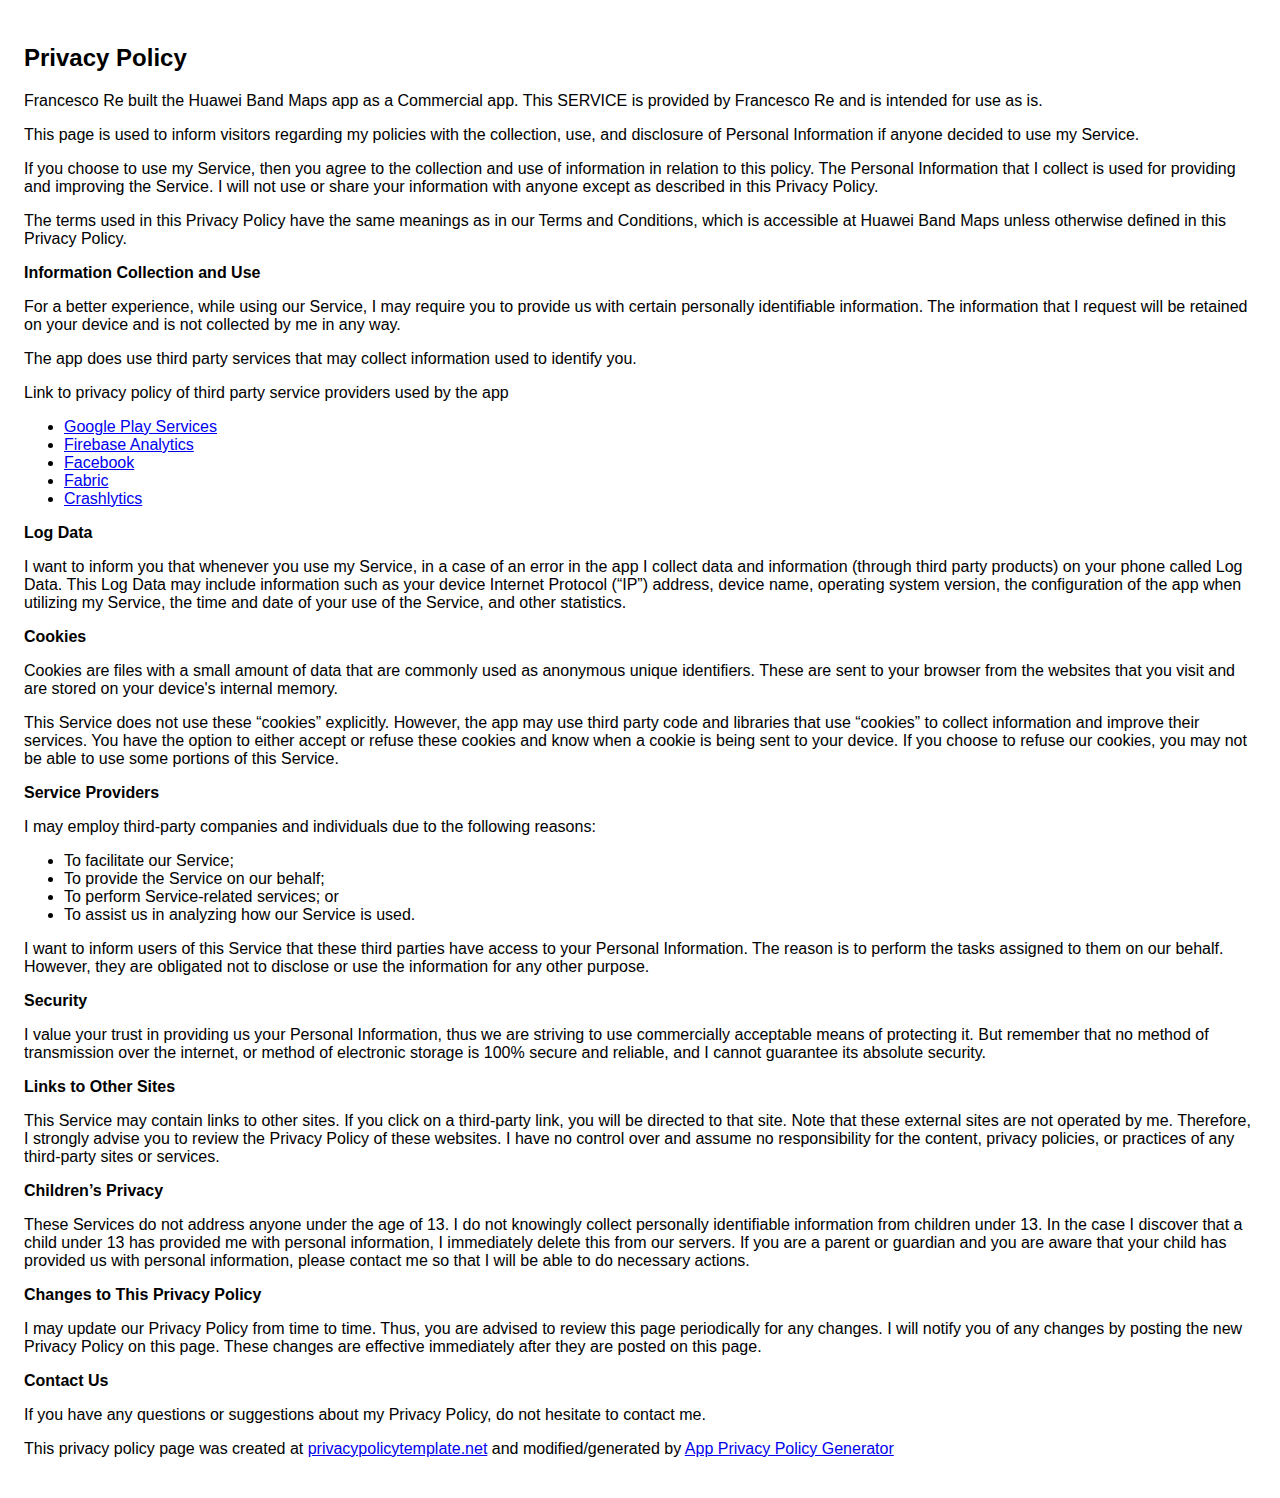
<file: apps/huaweibandmaps/privacy_policy.html>
<!DOCTYPE html>
    <html>
    <head>
      <meta charset='utf-8'>
      <meta name='viewport' content='width=device-width'>
      <title>Privacy Policy</title>
      <style> body { font-family: 'Helvetica Neue', Helvetica, Arial, sans-serif; padding:1em; } </style>
    </head>
    <body>
    <h2>Privacy Policy</h2> <p> Francesco Re built the Huawei Band Maps app as a Commercial app. This SERVICE is provided by
                    Francesco Re  and is intended for use as is.
                  </p> <p>This page is used to inform visitors regarding my policies with the collection, use, and disclosure
                    of Personal Information if anyone decided to use my Service.
                  </p> <p>If you choose to use my Service, then you agree to the collection and use of information in
                    relation to this policy. The Personal Information that I collect is used for providing and improving
                    the Service. I will not use or share your information with anyone except as described
                    in this Privacy Policy.
                  </p> <p>The terms used in this Privacy Policy have the same meanings as in our Terms and Conditions, which is
                    accessible at Huawei Band Maps unless otherwise defined in this Privacy Policy.
                  </p> <p><strong>Information Collection and Use</strong></p> <p>For a better experience, while using our Service, I may require you to provide us with certain
                    personally identifiable information. The information that I request will be retained on your device and is not collected by me in any way.
                  </p> <p>The app does use third party services that may collect information used to identify you.</p> <div><p>Link to privacy policy of third party service providers used by the app</p> <ul><li><a href="https://www.google.com/policies/privacy/" target="_blank">Google Play Services</a></li><!----><li><a href="https://firebase.google.com/policies/analytics" target="_blank">Firebase Analytics</a></li><li><a href="https://www.facebook.com/about/privacy" target="_blank">Facebook</a></li><li><a href="https://fabric.io/privacy" target="_blank">Fabric</a></li><li><a href="http://try.crashlytics.com/terms/privacy-policy.pdf" target="_blank">Crashlytics</a></li><!----><!----></ul></div> <p><strong>Log Data</strong></p> <p> I want to inform you that whenever you use my Service, in a case of
                    an error in the app I collect data and information (through third party products) on your phone
                    called Log Data. This Log Data may include information such as your device Internet Protocol (“IP”) address,
                    device name, operating system version, the configuration of the app when utilizing my Service,
                    the time and date of your use of the Service, and other statistics.
                  </p> <p><strong>Cookies</strong></p> <p>Cookies are files with a small amount of data that are commonly used as anonymous unique identifiers.
                    These are sent to your browser from the websites that you visit and are stored on your device's internal
                    memory.
                  </p> <p>This Service does not use these “cookies” explicitly. However, the app may use third party code and
                    libraries that use “cookies” to collect information and improve their services. You have the option to
                    either accept or refuse these cookies and know when a cookie is being sent to your device. If you choose
                    to refuse our cookies, you may not be able to use some portions of this Service.
                  </p> <p><strong>Service Providers</strong></p> <p> I may employ third-party companies and individuals due to the following reasons:</p> <ul><li>To facilitate our Service;</li> <li>To provide the Service on our behalf;</li> <li>To perform Service-related services; or</li> <li>To assist us in analyzing how our Service is used.</li></ul> <p> I want to inform users of this Service that these third parties have access to
                    your Personal Information. The reason is to perform the tasks assigned to them on our behalf. However,
                    they are obligated not to disclose or use the information for any other purpose.
                  </p> <p><strong>Security</strong></p> <p> I value your trust in providing us your Personal Information, thus we are striving
                    to use commercially acceptable means of protecting it. But remember that no method of transmission over
                    the internet, or method of electronic storage is 100% secure and reliable, and I cannot guarantee
                    its absolute security.
                  </p> <p><strong>Links to Other Sites</strong></p> <p>This Service may contain links to other sites. If you click on a third-party link, you will be directed
                    to that site. Note that these external sites are not operated by me. Therefore, I strongly
                    advise you to review the Privacy Policy of these websites. I have no control over
                    and assume no responsibility for the content, privacy policies, or practices of any third-party sites
                    or services.
                  </p> <p><strong>Children’s Privacy</strong></p> <p>These Services do not address anyone under the age of 13. I do not knowingly collect
                    personally identifiable information from children under 13. In the case I discover that a child
                    under 13 has provided me with personal information, I immediately delete this from
                    our servers. If you are a parent or guardian and you are aware that your child has provided us with personal
                    information, please contact me so that I will be able to do necessary actions.
                  </p> <p><strong>Changes to This Privacy Policy</strong></p> <p> I may update our Privacy Policy from time to time. Thus, you are advised to review
                    this page periodically for any changes. I will notify you of any changes by posting
                    the new Privacy Policy on this page. These changes are effective immediately after they are posted on
                    this page.
                  </p> <p><strong>Contact Us</strong></p> <p>If you have any questions or suggestions about my Privacy Policy, do not hesitate to contact
                    me.
                  </p> <p>This privacy policy page was created at <a href="https://privacypolicytemplate.net" target="_blank">privacypolicytemplate.net</a>
                    and modified/generated by <a href="https://app-privacy-policy-generator.firebaseapp.com/" target="_blank">App
                      Privacy Policy Generator</a></p>
    </body>
    </html>
</file>
<file: css/styles.css>
@font-face {
    font-family: Menlo;
    src: url('../fonts/Menlo.ttf');
}

body{
    background-color: #FFF;
    max-width: 1920px;
    margin: 0 auto;
    overflow: hidden;
}

#propic{
    width: 300px;
    height: 300px;
    margin: 0 auto;
    background-image: url('../images/propic-light.png');
    background-size: contain;
    background-repeat: no-repeat;
}

#left-column, #right-column{
    display: inline-block;
    vertical-align: top;
}

#left-column {
    position: relative;
    width: 30%;
    height: 100%;
}

#right-column {
    position: relative;
    width: 69%;
    height: 100%;
}

#info-wrapper{
    padding: 40px;
    max-width: 350px;
    margin: 0;
    position: absolute;
    top: 50%;
    left: 50%;
    -ms-transform: translate(-50%, -50%);
    transform: translate(-50%, -50%);
}

#console {
    color: black;
    font-family: 'Menlo', monospace;
    font-size: 1.4rem;
}

#console a{
    color: black;
}

#console-wrapper {
    width: 960px;
    height: 582px;
    padding: 102px 96px;
    background-image: url('../images/console-light.png');
    background-size: contain;
    background-repeat: no-repeat;
    margin: 0;
    position: absolute;
    top: 50%;
    left: 50%;
    -ms-transform: translate(-50%, -50%);
    transform: translate(-50%, -50%);
    margin-top: 30px;
}

.list *{
    vertical-align: middle;
}

.list a{
    text-decoration: none;
    line-height: 40px;
}

.list{
    list-style-type: none;
    margin: 0 auto;
    text-align: center;
    padding-left: 0;
    margin-left: -15px;
    -webkit-touch-callout: none; /* iOS Safari */
    -webkit-user-select: none; /* Safari */
     -khtml-user-select: none; /* Konqueror HTML */
       -moz-user-select: none; /* Old versions of Firefox */
        -ms-user-select: none; /* Internet Explorer/Edge */
            user-select: none; /* Non-prefixed version, currently
                                  supported by Chrome, Edge, Opera and Firefox */
}

.list li{
    margin: 5px;
}

.list svg {
    fill: #212121;
    height: 30px;
    padding: 7px;
    width: auto;
}


.list a{
    filter: none;
    transition-property: all;
    transition-duration: .15s;
}

.list a:hover{
    filter: drop-shadow(0 0 0.4rem rgba(0, 0, 0, 0.6));
}

.list span{
    color: #212121;
    line-height: 46px;
    padding-left: 10px;
    font-family: 'Varela Round', sans-serif;
    font-size: 24px;
}

#socials{
    margin-top: 20px;
}

#contacts {
    margin-top: 40px;
}

#description{
    text-align: center;
    display: none;
    color: #212121;
    font-family: 'Varela Round', sans-serif;
    font-size: 24px;
}

#description a{
    color: #212121;
}

@media (prefers-color-scheme: dark) {
    body{
        background-color: #242424;
    }

    #console {
        color: white;
    }

    #console a{
        color: white;
    }

    #console-wrapper {
        background-image: url('../images/console-dark.png');
    }

    #propic{
        background-image: url('../images/propic-dark.png');
        background-size: contain;
        background-repeat: no-repeat;
    }

    .list{
        color: #E3E3E3;
    }

    .list a:hover{
        filter: drop-shadow(0 0 0.4rem rgba(255, 255, 255, 0.6));
    }

    .list svg {
        fill: #E3E3E3;
    }

    .list span{
        color: #E3E3E3;
    }

    #description{
        color: #E3E3E3;
    }
    
    #description a{
        color: #E3E3E3;
    }
}

@media screen and (max-width: 1600px) {
    #console-wrapper {
        width: 800px;
        height: 485px;
        padding: 85px 80px;
    }
}

@media screen and (max-width: 1400px) {
    #console-wrapper {
        width: 680px;
        height: 412px;
        padding: 72px 68px;
    }
}

@media screen and (max-width: 1100px) {
    #info-wrapper{
        width: 90%;
    }

    #propic{
        width: 250px;
        height: 250px;
    }

    #console-wrapper {
        width: 560px;
        height: 340px;
        padding: 60px 56px;
    }
}
  
@media screen and (max-width: 1000px) {
    #info-wrapper{
        padding: 10px;
        width: 250px;
    }

    #propic{
        width: 200px;
        height: 200px;
    }

    #console-wrapper {
        width: 560px;
        height: 340px;
        padding: 60px 56px;
    }
}

@media screen and (max-width: 850px) {
    #right-column{
        display: none;
    }

    #left-column{
        width: 100%;
    }

    #info-wrapper{
        padding: 20px;
        width: 70%;
    }

    #propic{
        width: 280px;
        height: 280px;
        padding: 0;
        margin: 0 auto;
    }

    #socials{
        margin-top: 30px;
    }
    
    .list span{
        padding-left: 0;
        font-size: 23px;
    }

    .list svg {
        height: 28px;
    }

    #description{
        display: block;
    }
}

@media screen and (max-width: 500px) {
    #propic{
        width: 250px;
        height: 250px;
    }
    
    #info-wrapper{
        width: 90%;
    }
}

@media screen and (max-width: 350px) {
    #propic{
        width: 200px;
        height: 200px;
    }

    #info-wrapper{
        width: 90%;
    }
}

@media screen and (max-height: 800px) {
    #propic{
        width: 210px;
        height: 210px;
    }

    #socials{
        margin-top: 0;
    }

    #contacts{
        margin-top: 0;
    }

    .list li {
        margin: 0;
    }

    #description{
        font-size: 22px;
        margin: 14px 0;
    }
}

@media screen and (max-height: 740px) and (min-width: 1100px){
    #console-wrapper {
        width: 680px;
        height: 412px;
        padding: 72px 68px;
    }
}

@media screen and (max-height: 660px) {
    #propic{
        width: 180px;
        height: 180px;
    }

    #console-wrapper {
        width: 560px;
        height: 340px;
        padding: 60px 56px;
        margin-top: 0;
    }

}

@media screen and (max-height: 620px) {
    #description{
        display: none;
    }
}

@media screen and (max-height: 500px) {
    #right-column{
        display: none;
    }

    #left-column{
        width: 100%;
    }

    #info-wrapper{
        max-width: none;
        width: 90%;
        padding: 5%;
        text-align: center;
    }

    #propic{
        width: 200px;
        height: 200px;
    }

    #propic, #socials, #contacts{
        display: inline-block;
        vertical-align: middle;
        margin: 0;
        margin-left: 20px;
    }
    .list {
        text-align: left;
    }

    #description{
        display: none;
    }
}

@media screen and (max-height: 500px) and (max-width: 730px){
    #propic, #socials, #contacts{
        display: inline-block;
        vertical-align: middle;
        margin: 0;
        margin-left: 10px;
    }

    #propic{
        width: 130px;
        height: 130px;
    }

    #info-wrapper{
        width: 95%;
        padding: 2.5%;
        text-align: center;
    }

    .list span{
        padding-left: 0;
        font-size: 22px;
    }

    .list svg{
        height: 26px;
    }

    .list {
        text-align: left;
    }

    #description{
        display: none;
    }
}
</file>
<file: apps/css/styles.css>
body{
    text-align: center;
    margin: 0 auto;
    max-width: 1920px;
}

.row{
    height: auto;
    margin: 4vh auto;
    width: 60vw;
    text-align: left;
}

.basic-card:hover {
    box-shadow: 0 10px 35px 0px rgba(0,0,0,0.25);
    background: #f4f4f4;
}

.imaged-card:hover{
    box-shadow: 0 10px 35px 0px rgba(0,0,0,0.25);
}

.basic-card, .imaged-card {
    cursor: pointer;
    background: white;
    box-shadow: 0 10px 30px 0px rgba(0,0,0,0.15);
    border-radius: 20px;
    padding: 40px;
    transition: all .15s ease-in;
}

.beachalarm{
    background: url('../images/beachalarm-background-light.png');
    background-position: center center;
    background-size: cover;
}

.eriantys{
    background: url('../images/eriantys-background-light.png');
    background-position: center center;
    background-size: cover;
}

.beachalarm .card-title{
    color: #FFD600;
}

.mibandmaps .card-title{
    color: #ff8a00;
}

.amazfitmaps .card-title{
    color: #E9C300;
}

.huaweibandmaps .card-title{
    color: #005DE9;
}

.eriantys .card-title{
    color: #ec088d;
}

.hostpingbot .card-title{
    color: #38e741;
}

.smarttennisracket .card-title{
    color: #E2FF0D;
}

.nightowl .card-title{
    color: #c800ff;
}

.card-title{
    font-size: 45px;
    padding: 0;
    margin: 0;
    font-weight: bold;
    font-family: 'Nunito', sans-serif;
}

.card-text{
    font-size: 25px;
    color: black;
    margin: 0;
    margin-top: 20px;
    font-family:'Segoe UI', Tahoma, Geneva, Verdana, sans-serif;
    font-weight: 400;
}

a{
    text-decoration: none;
}

.other-projects {
    color: #222;
    font-size: 20px;
    text-align: center;
    margin: 40px 10px;
    font-family: 'Nunito', sans-serif;
}

.other-projects a{
    color: #222;
    text-decoration: underline;
}

.google-play-button, .github-button{
    max-width: 240px;
    margin-top: 30px;
}

.header{
    width: 60vw;
    margin: 0 auto;
}

.header h1{
    width: 200px;
    margin: 35px auto;
    font-family: 'Varela Round', sans-serif;
    line-height: 35px;
    vertical-align: middle;
}

.header svg{
    fill: #222;
    height: 21px;
    width: auto;
    line-height: 35px;
    vertical-align: middle;
}

.header a{
    color: #222;
    float: left;
    line-height: 35px;
    vertical-align: middle;
    font-size: 20px;
    padding: 0 5px;
    font-family: 'Segoe UI', Tahoma, Geneva, Verdana, sans-serif;
    transition: all .15s;
}

.header a:hover{
    filter: drop-shadow(0 0 0.4rem rgba(0, 0, 0, 0.6));
}

@media (max-width: 1100px) {
    .row{
        width: 80vw;
    }

    .header{
        width: 80vw;
    }
}

@media (max-width: 750px) {
    .row{
        width: 90vw;
        text-align: center;
    }
    .header{
        width: 90vw;
    }
    .header span{
        display: none;
    }

    .header svg{
        height: 29px;
        padding: 3px;
    }
}

@media (max-width: 400px) {
    .basic-card, .imaged-card{
        padding: 25px;
    }
    .card-title{
        font-size: 30px;
    }

    .card-text{
        font-size: 20px;
    }

    .google-play-button, .github-button{
        width: 200px;
    }
}

@media (prefers-color-scheme: dark) {
    body{
        background-color: #242424;
    }
    .basic-card{
        background: #3C3C3C;
        box-shadow: 0 10px 30px 0px rgba(0,0,0,0.45);
    }
    .basic-card:hover {
        box-shadow: 0 10px 35px 0px rgba(0,0,0,0.65);
        background: #4c4c4c;
    }

    .beachalarm{
        background: url('../images/beachalarm-background-dark.png');
        background-position: center center;
        background-size: cover;
    }

    .eriantys{
        background: url('../images/eriantys-background-dark.png');
        background-position: center center;
        background-size: cover;
    }

    .card-text{
        color: white;
    }

    h1{
        color: white;
    }

    .header svg{
        fill: #eee;
    }

    .header a{
        color: #eee;
    }

    .header a:hover{
        filter: drop-shadow(0 0 0.4rem rgba(255, 255, 255, 0.6));
    }

    .other-projects, .other-projects a{
        color: white;
    }
}
</file>
